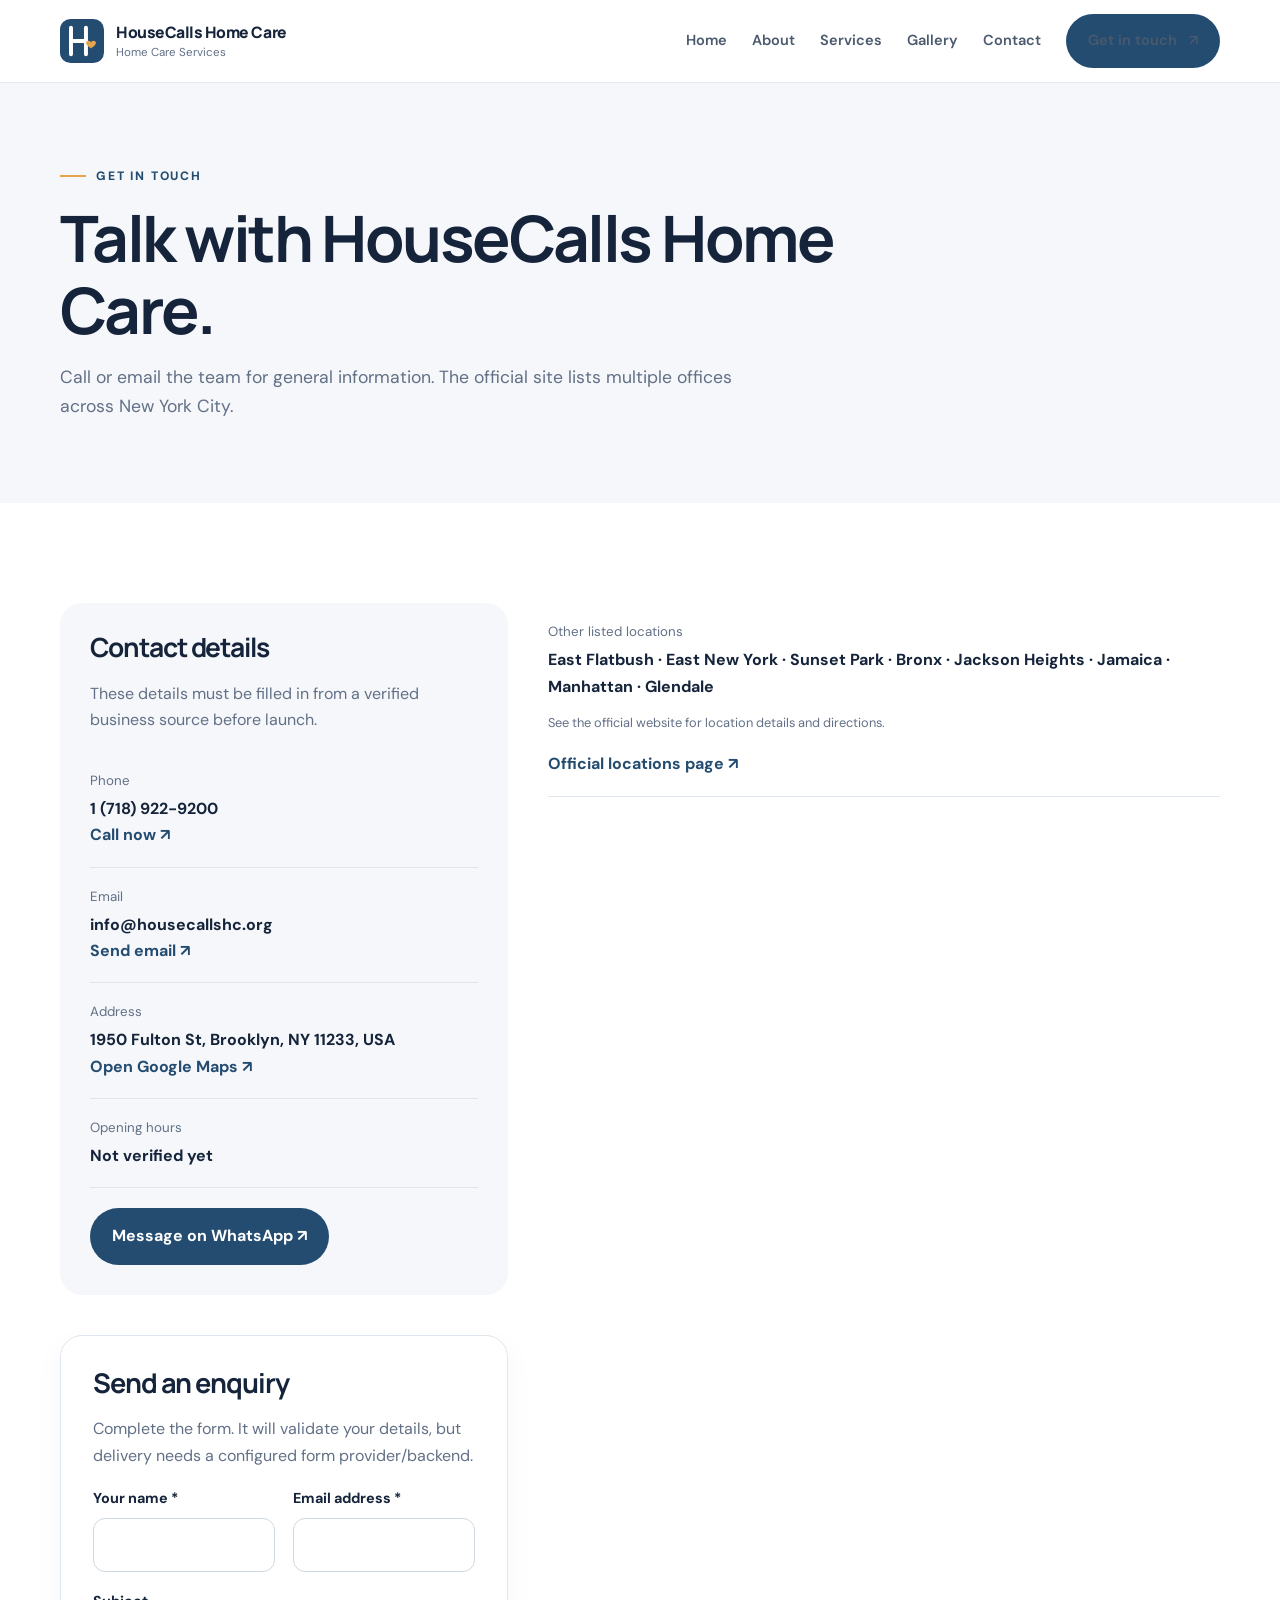
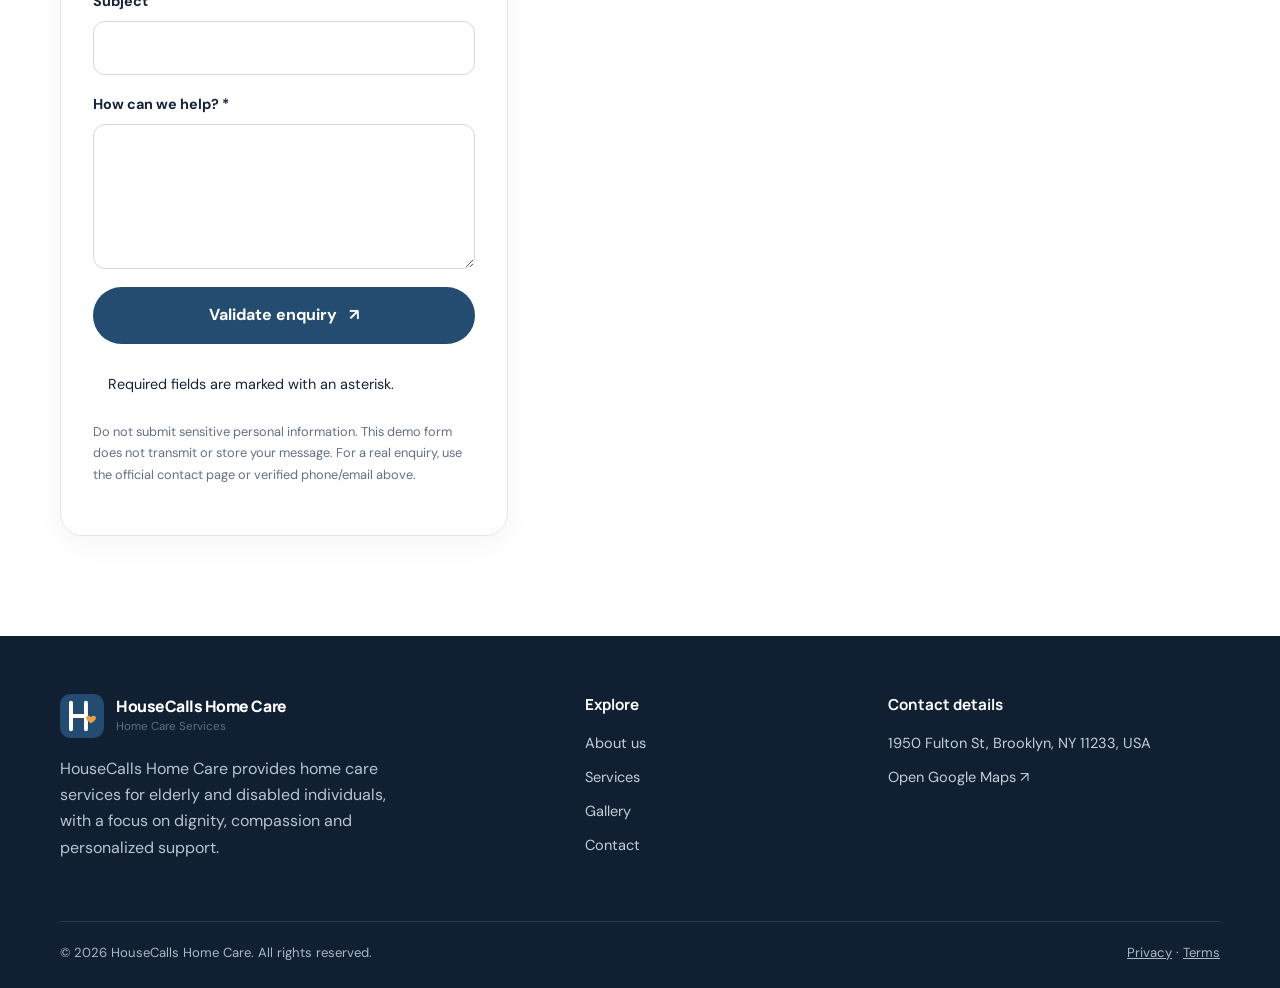
<file: contact.html>
<!doctype html>
<html lang="en"><head><meta charset="utf-8"><meta name="viewport" content="width=device-width, initial-scale=1">
<title>Contact HouseCalls Home Care</title><meta name="description" content="Contact HouseCalls Home Care to ask about home care services and its New York locations.">
<meta name="theme-color" content="#244c70"><meta property="og:title" content="Contact HouseCalls Home Care"><meta property="og:description" content="Contact HouseCalls Home Care to ask about home care services and its New York locations."><meta property="og:type" content="website">
<link rel="icon" href="assets/images/logo-placeholder.svg" type="image/svg+xml"><link rel="stylesheet" href="assets/css/styles.css"></head>
<body>
<header class="site-header">
  <div class="container header-inner">
    <a class="brand" href="index.html" aria-label="Home">
      <img data-business-logo src="assets/images/logo-placeholder.svg" alt="Business logo">
      <span><strong data-business-name>Your Business Name</strong><small data-business-category>Business category</small></span>
    </a>
    <button class="nav-toggle" type="button" data-nav-toggle aria-expanded="false" aria-controls="main-nav" aria-label="Toggle navigation">☰ Menu</button>
    <nav class="site-nav" id="main-nav" data-nav aria-label="Main navigation">
      <a href="index.html">Home</a><a href="about.html">About</a><a href="services.html">Services</a><a href="gallery.html">Gallery</a><a href="contact.html">Contact</a>
      <a class="btn btn--primary" href="contact.html">Get in touch <span aria-hidden="true">↗</span></a>
    </nav>
  </div>
</header>

<main><section class="page-hero"><div class="container"><span class="eyebrow">Get in touch</span><h1>Talk with HouseCalls Home Care.</h1><p>Call or email the team for general information. The official site lists multiple offices across New York City.</p></div></section>
<section class="section"><div class="container contact-grid"><aside class="contact-panel"><h2 style="font-size:1.65rem">Contact details</h2><p>These details must be filled in from a verified business source before launch.</p>
<div class="contact-row"><small>Phone</small><strong data-business-phone>Not verified yet</strong><div><a class="text-link" data-phone-link href="#" hidden>Call now ↗</a></div></div>
<div class="contact-row"><small>Email</small><strong data-business-email>Not verified yet</strong><div><a class="text-link" data-email-link href="#" hidden>Send email ↗</a></div></div>
<div class="contact-row"><small>Address</small><strong data-business-address>Address not verified yet</strong><div><a class="text-link" data-maps-link href="https://maps.app.goo.gl/wEx8WPajNkzemzDg8" target="_blank" rel="noopener noreferrer">Open Google Maps ↗</a></div></div>
<div class="contact-row"><small>Opening hours</small><strong data-business-hours>Not verified yet</strong></div><a data-whatsapp-link class="btn btn--primary" href="#" hidden style="margin-top:20px">Message on WhatsApp ↗</a></aside>
<div class="contact-row"><small>Other listed locations</small><strong>East Flatbush · East New York · Sunset Park · Bronx · Jackson Heights · Jamaica · Manhattan · Glendale</strong><p class="small-print">See the official website for location details and directions.</p><a class="text-link" href="https://housecallshc.org/contact-us/" target="_blank" rel="noopener noreferrer">Official locations page ↗</a></div><div class="form-card"><h2 style="font-size:1.7rem">Send an enquiry</h2><p>Complete the form. It will validate your details, but delivery needs a configured form provider/backend.</p>
<form data-contact-form novalidate><div class="form-grid">
<div class="field"><label for="name">Your name *</label><input id="name" name="name" autocomplete="name" required></div>
<div class="field"><label for="email">Email address *</label><input id="email" name="email" type="email" autocomplete="email" required></div>
<div class="field field--full"><label for="subject">Subject</label><input id="subject" name="subject" autocomplete="off"></div>
<div class="field field--full"><label for="message">How can we help? *</label><textarea id="message" name="message" required></textarea></div>
<div class="field field--full"><button class="btn btn--primary" type="submit">Validate enquiry <span>↗</span></button></div>
</div><div class="form-status" data-form-status role="status" aria-live="polite">Required fields are marked with an asterisk.</div><p class="small-print">Do not submit sensitive personal information. This demo form does not transmit or store your message. For a real enquiry, use the official contact page or verified phone/email above.</p></form></div></div></section></main>

<footer class="site-footer">
  <div class="container">
    <div class="footer-grid">
      <div class="footer-brand">
        <a class="brand" href="index.html"><img data-business-logo src="assets/images/logo-placeholder.svg" alt=""><span><strong data-business-name>Your Business Name</strong><small data-business-category>Business category</small></span></a>
        <p data-business-description>Replace this with an accurate business introduction.</p>
      </div>
      <div><div class="footer-title">Explore</div><div class="footer-links"><a href="about.html">About us</a><a href="services.html">Services</a><a href="gallery.html">Gallery</a><a href="contact.html">Contact</a></div></div>
      <div><div class="footer-title">Contact details</div><div class="footer-links"><span data-business-address>Address to be verified</span><a data-phone-link href="#" hidden><span data-business-phone></span></a><a data-email-link href="#" hidden><span data-business-email></span></a><a data-maps-link href="https://maps.app.goo.gl/wEx8WPajNkzemzDg8">Open Google Maps ↗</a></div></div>
    </div>
    <div class="footer-bottom"><span>© <span data-year></span> <span data-business-name>Your Business Name</span>. All rights reserved.</span><span><a href="privacy.html">Privacy</a> · <a href="terms.html">Terms</a></span></div>
  </div>
</footer>
<script src="assets/js/business-config.js"></script><script src="assets/js/site.js"></script>
</body></html>
</file>
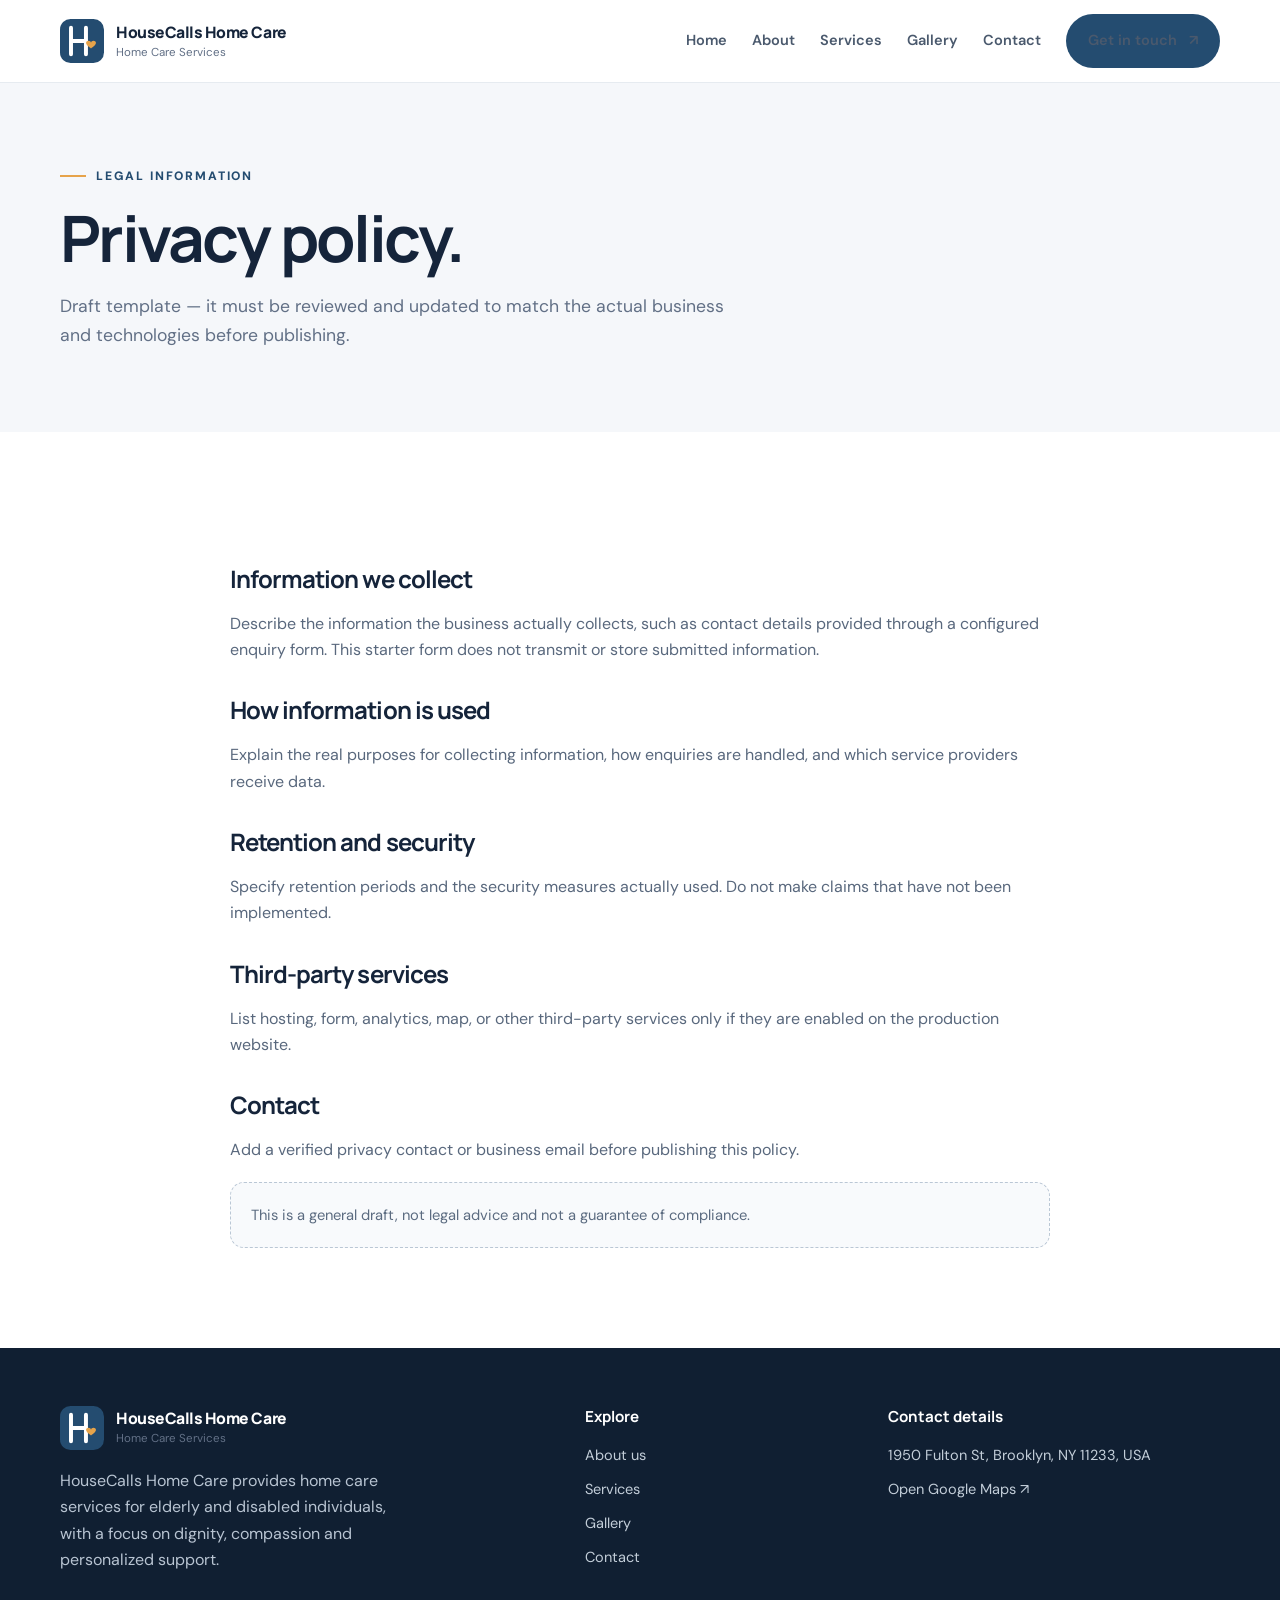
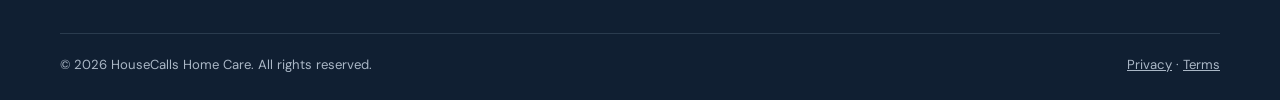
<file: privacy.html>
<!doctype html>
<html lang="en"><head><meta charset="utf-8"><meta name="viewport" content="width=device-width, initial-scale=1">
<title>Privacy policy draft | Your Business Name</title><meta name="description" content="Draft privacy policy. Review and customize before publication.">
<meta name="theme-color" content="#244c70"><meta property="og:title" content="Privacy policy draft | Your Business Name"><meta property="og:description" content="Draft privacy policy. Review and customize before publication."><meta property="og:type" content="website">
<link rel="icon" href="assets/images/logo-placeholder.svg" type="image/svg+xml"><link rel="stylesheet" href="assets/css/styles.css"></head>
<body>
<header class="site-header">
  <div class="container header-inner">
    <a class="brand" href="index.html" aria-label="Home">
      <img data-business-logo src="assets/images/logo-placeholder.svg" alt="Business logo">
      <span><strong data-business-name>Your Business Name</strong><small data-business-category>Business category</small></span>
    </a>
    <button class="nav-toggle" type="button" data-nav-toggle aria-expanded="false" aria-controls="main-nav" aria-label="Toggle navigation">☰ Menu</button>
    <nav class="site-nav" id="main-nav" data-nav aria-label="Main navigation">
      <a href="index.html">Home</a><a href="about.html">About</a><a href="services.html">Services</a><a href="gallery.html">Gallery</a><a href="contact.html">Contact</a>
      <a class="btn btn--primary" href="contact.html">Get in touch <span aria-hidden="true">↗</span></a>
    </nav>
  </div>
</header>

<main><section class="page-hero"><div class="container"><span class="eyebrow">Legal information</span><h1>Privacy policy.</h1><p>Draft template — it must be reviewed and updated to match the actual business and technologies before publishing.</p></div></section>
<section class="section"><div class="container legal-copy"><h2>Information we collect</h2><p>Describe the information the business actually collects, such as contact details provided through a configured enquiry form. This starter form does not transmit or store submitted information.</p><h2>How information is used</h2><p>Explain the real purposes for collecting information, how enquiries are handled, and which service providers receive data.</p><h2>Retention and security</h2><p>Specify retention periods and the security measures actually used. Do not make claims that have not been implemented.</p><h2>Third-party services</h2><p>List hosting, form, analytics, map, or other third-party services only if they are enabled on the production website.</p><h2>Contact</h2><p>Add a verified privacy contact or business email before publishing this policy.</p><div class="empty-note">This is a general draft, not legal advice and not a guarantee of compliance.</div></div></section></main>

<footer class="site-footer">
  <div class="container">
    <div class="footer-grid">
      <div class="footer-brand">
        <a class="brand" href="index.html"><img data-business-logo src="assets/images/logo-placeholder.svg" alt=""><span><strong data-business-name>Your Business Name</strong><small data-business-category>Business category</small></span></a>
        <p data-business-description>Replace this with an accurate business introduction.</p>
      </div>
      <div><div class="footer-title">Explore</div><div class="footer-links"><a href="about.html">About us</a><a href="services.html">Services</a><a href="gallery.html">Gallery</a><a href="contact.html">Contact</a></div></div>
      <div><div class="footer-title">Contact details</div><div class="footer-links"><span data-business-address>Address to be verified</span><a data-phone-link href="#" hidden><span data-business-phone></span></a><a data-email-link href="#" hidden><span data-business-email></span></a><a data-maps-link href="https://maps.app.goo.gl/wEx8WPajNkzemzDg8">Open Google Maps ↗</a></div></div>
    </div>
    <div class="footer-bottom"><span>© <span data-year></span> <span data-business-name>Your Business Name</span>. All rights reserved.</span><span><a href="privacy.html">Privacy</a> · <a href="terms.html">Terms</a></span></div>
  </div>
</footer>
<script src="assets/js/business-config.js"></script><script src="assets/js/site.js"></script>
</body></html>
</file>
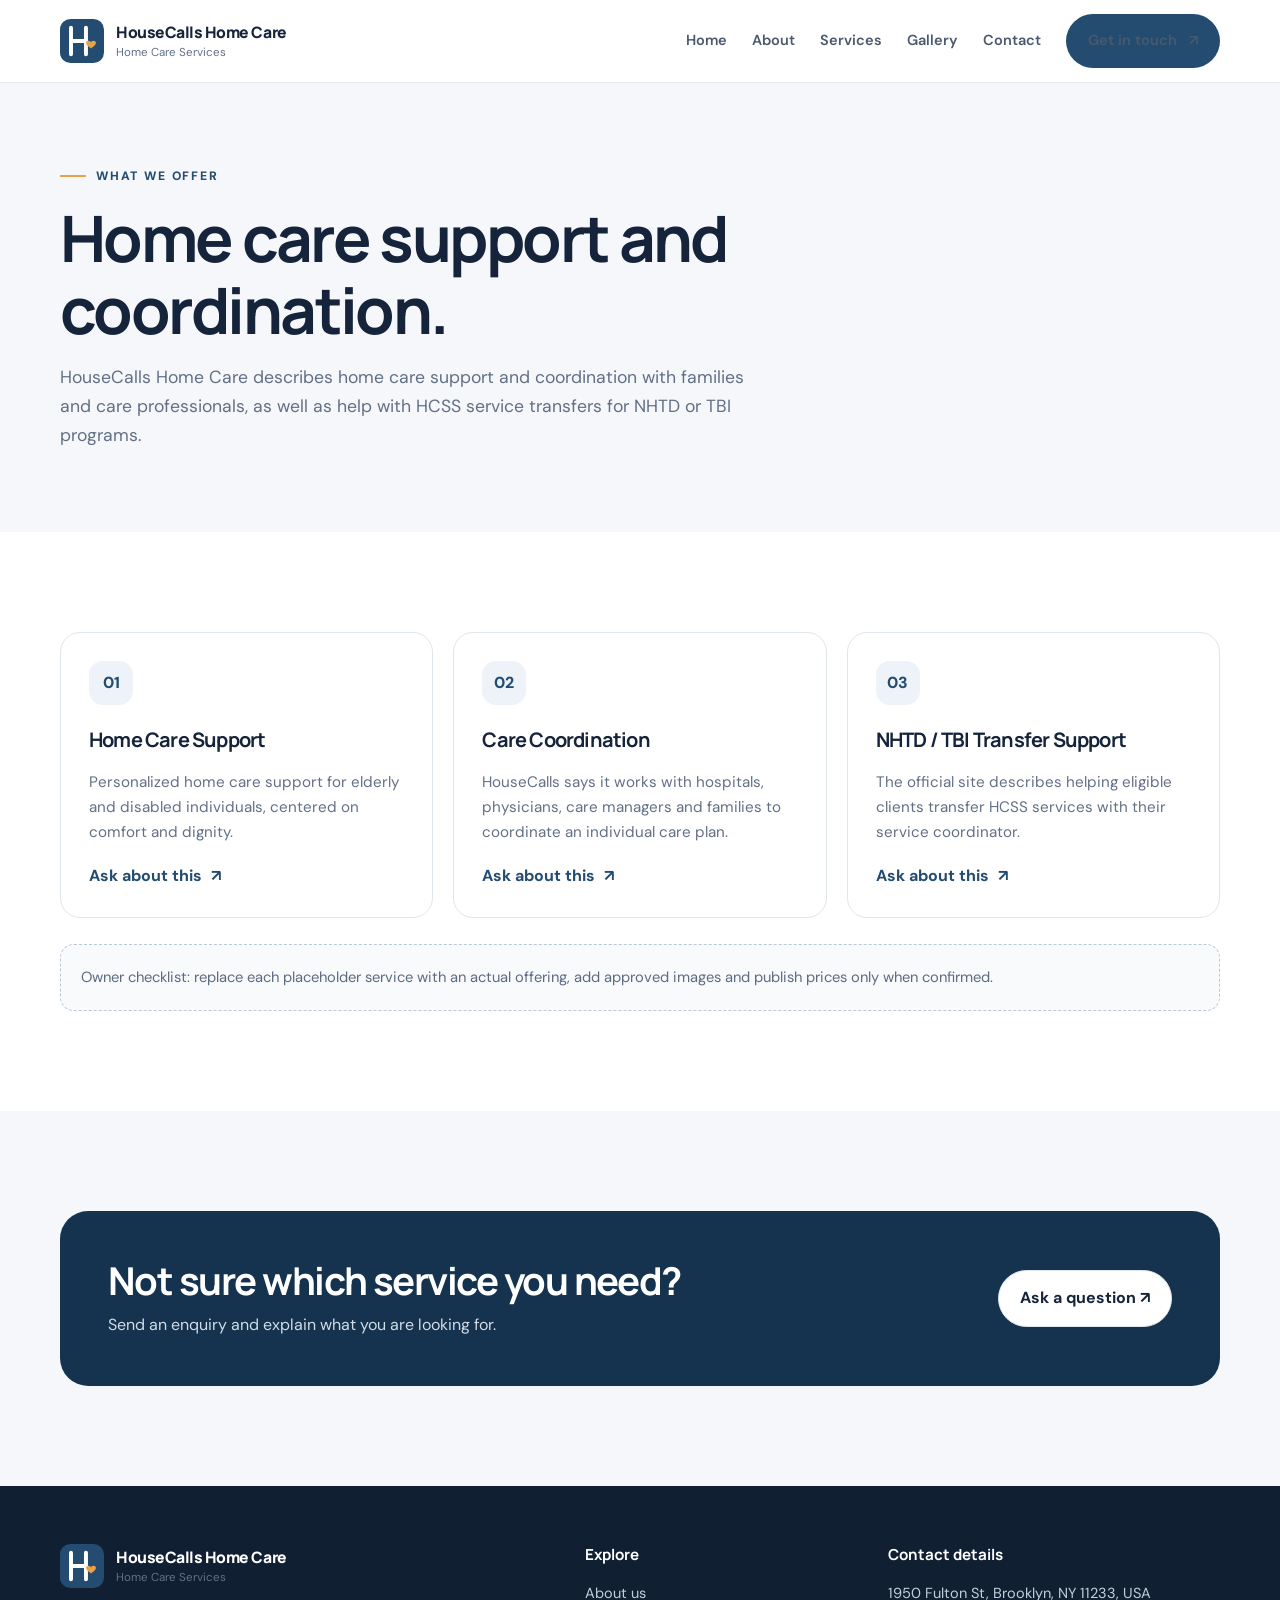
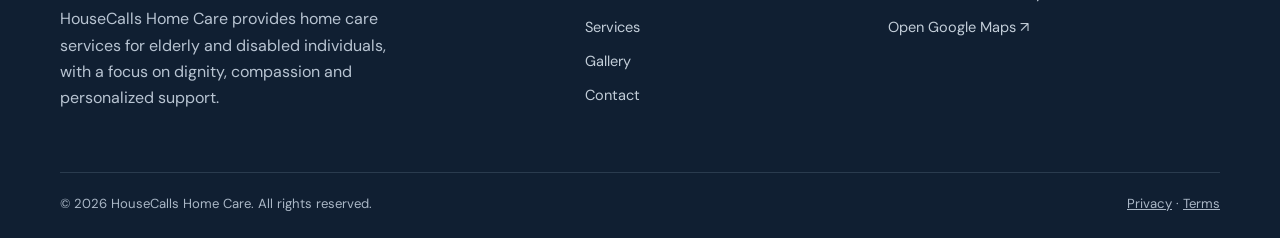
<file: services.html>
<!doctype html>
<html lang="en"><head><meta charset="utf-8"><meta name="viewport" content="width=device-width, initial-scale=1">
<title>Home Care Services | HouseCalls Home Care</title><meta name="description" content="Explore home care support described on HouseCalls Home Care's official website.">
<meta name="theme-color" content="#244c70"><meta property="og:title" content="Home Care Services | HouseCalls Home Care"><meta property="og:description" content="Explore home care support described on HouseCalls Home Care's official website."><meta property="og:type" content="website">
<link rel="icon" href="assets/images/logo-placeholder.svg" type="image/svg+xml"><link rel="stylesheet" href="assets/css/styles.css"></head>
<body>
<header class="site-header">
  <div class="container header-inner">
    <a class="brand" href="index.html" aria-label="Home">
      <img data-business-logo src="assets/images/logo-placeholder.svg" alt="Business logo">
      <span><strong data-business-name>Your Business Name</strong><small data-business-category>Business category</small></span>
    </a>
    <button class="nav-toggle" type="button" data-nav-toggle aria-expanded="false" aria-controls="main-nav" aria-label="Toggle navigation">☰ Menu</button>
    <nav class="site-nav" id="main-nav" data-nav aria-label="Main navigation">
      <a href="index.html">Home</a><a href="about.html">About</a><a href="services.html">Services</a><a href="gallery.html">Gallery</a><a href="contact.html">Contact</a>
      <a class="btn btn--primary" href="contact.html">Get in touch <span aria-hidden="true">↗</span></a>
    </nav>
  </div>
</header>

<main><section class="page-hero"><div class="container"><span class="eyebrow">What we offer</span><h1>Home care support and coordination.</h1><p>HouseCalls Home Care describes home care support and coordination with families and care professionals, as well as help with HCSS service transfers for NHTD or TBI programs.</p></div></section>
<section class="section"><div class="container"><div class="cards" data-services></div><div class="empty-note" style="margin-top:26px">Owner checklist: replace each placeholder service with an actual offering, add approved images and publish prices only when confirmed.</div></div></section>
<section class="section section--soft"><div class="container"><div class="cta-band"><div><h2>Not sure which service you need?</h2><p>Send an enquiry and explain what you are looking for.</p></div><a class="btn btn--light" href="contact.html">Ask a question ↗</a></div></div></section></main>

<footer class="site-footer">
  <div class="container">
    <div class="footer-grid">
      <div class="footer-brand">
        <a class="brand" href="index.html"><img data-business-logo src="assets/images/logo-placeholder.svg" alt=""><span><strong data-business-name>Your Business Name</strong><small data-business-category>Business category</small></span></a>
        <p data-business-description>Replace this with an accurate business introduction.</p>
      </div>
      <div><div class="footer-title">Explore</div><div class="footer-links"><a href="about.html">About us</a><a href="services.html">Services</a><a href="gallery.html">Gallery</a><a href="contact.html">Contact</a></div></div>
      <div><div class="footer-title">Contact details</div><div class="footer-links"><span data-business-address>Address to be verified</span><a data-phone-link href="#" hidden><span data-business-phone></span></a><a data-email-link href="#" hidden><span data-business-email></span></a><a data-maps-link href="https://maps.app.goo.gl/wEx8WPajNkzemzDg8">Open Google Maps ↗</a></div></div>
    </div>
    <div class="footer-bottom"><span>© <span data-year></span> <span data-business-name>Your Business Name</span>. All rights reserved.</span><span><a href="privacy.html">Privacy</a> · <a href="terms.html">Terms</a></span></div>
  </div>
</footer>
<script src="assets/js/business-config.js"></script><script src="assets/js/site.js"></script>
</body></html>
</file>
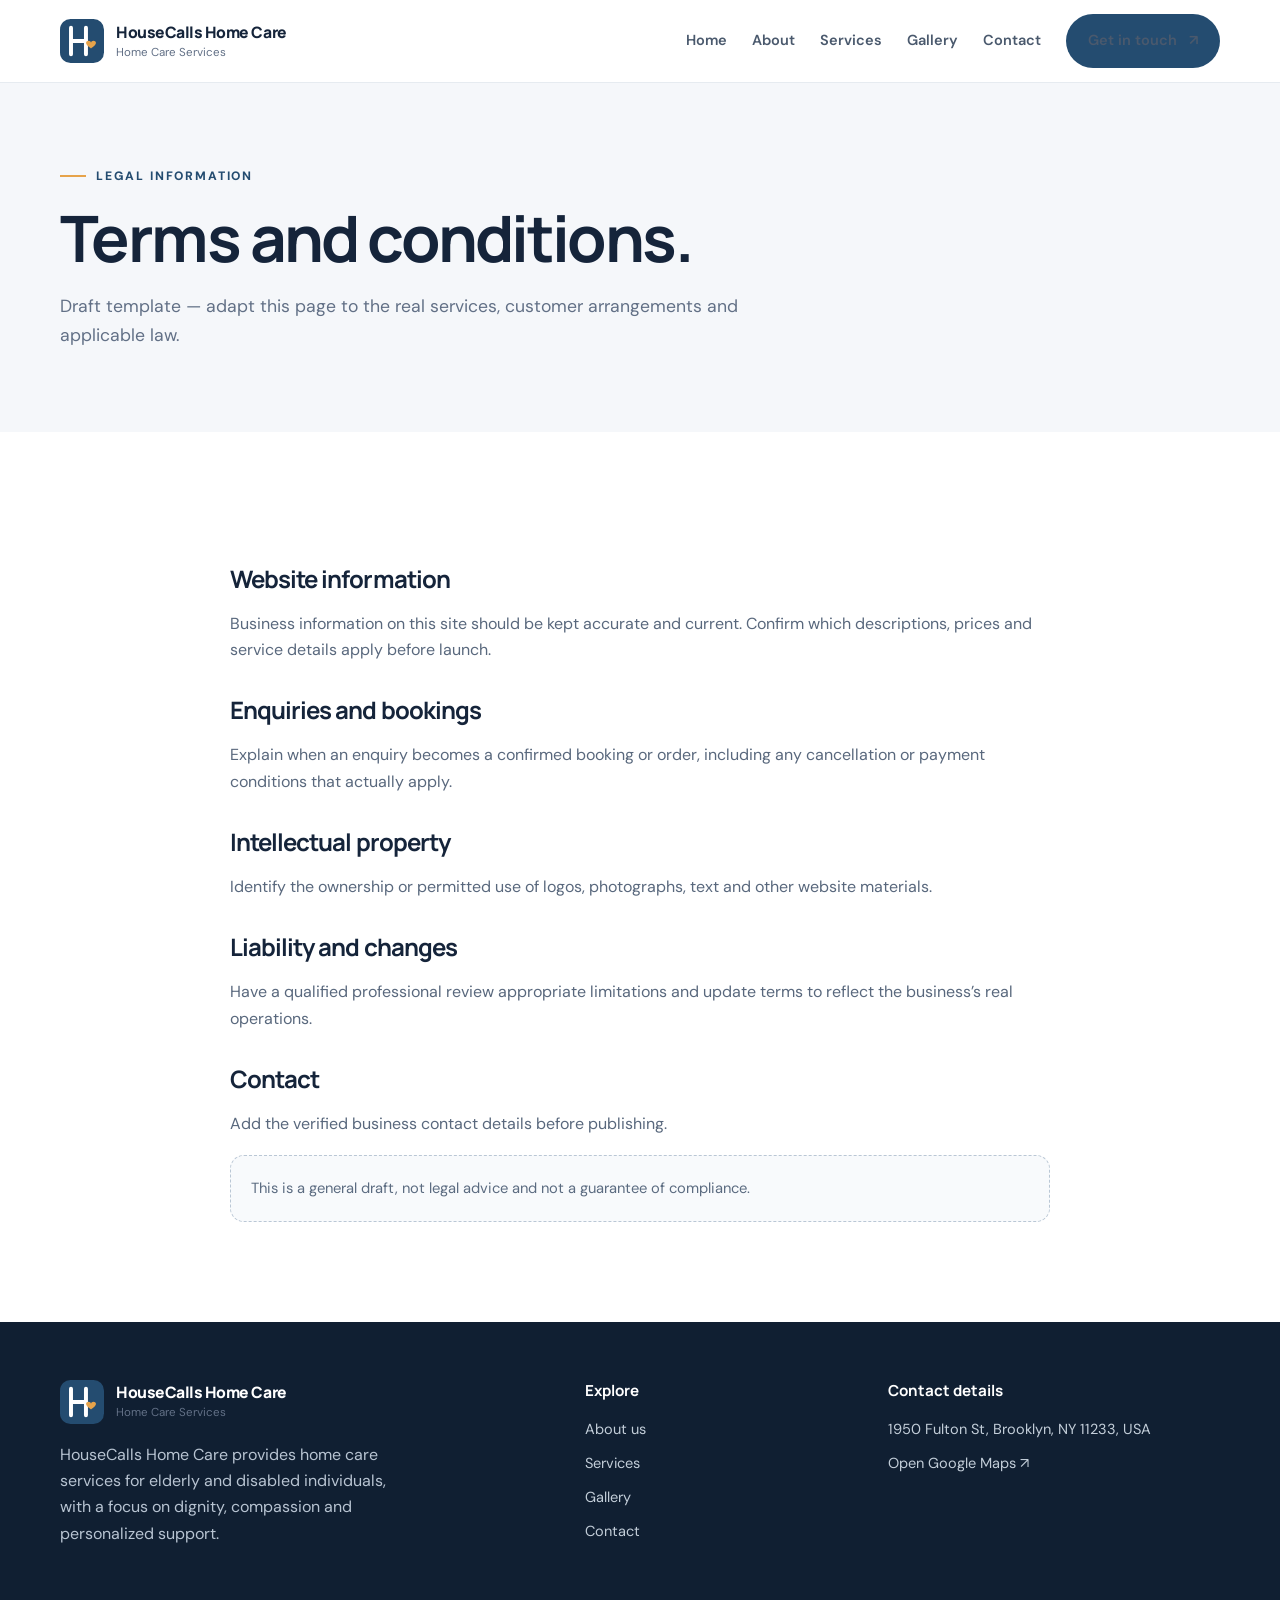
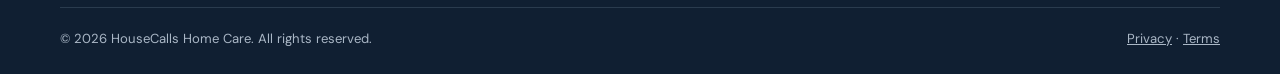
<file: terms.html>
<!doctype html>
<html lang="en"><head><meta charset="utf-8"><meta name="viewport" content="width=device-width, initial-scale=1">
<title>Terms draft | Your Business Name</title><meta name="description" content="Draft terms and conditions. Customize before publishing.">
<meta name="theme-color" content="#244c70"><meta property="og:title" content="Terms draft | Your Business Name"><meta property="og:description" content="Draft terms and conditions. Customize before publishing."><meta property="og:type" content="website">
<link rel="icon" href="assets/images/logo-placeholder.svg" type="image/svg+xml"><link rel="stylesheet" href="assets/css/styles.css"></head>
<body>
<header class="site-header">
  <div class="container header-inner">
    <a class="brand" href="index.html" aria-label="Home">
      <img data-business-logo src="assets/images/logo-placeholder.svg" alt="Business logo">
      <span><strong data-business-name>Your Business Name</strong><small data-business-category>Business category</small></span>
    </a>
    <button class="nav-toggle" type="button" data-nav-toggle aria-expanded="false" aria-controls="main-nav" aria-label="Toggle navigation">☰ Menu</button>
    <nav class="site-nav" id="main-nav" data-nav aria-label="Main navigation">
      <a href="index.html">Home</a><a href="about.html">About</a><a href="services.html">Services</a><a href="gallery.html">Gallery</a><a href="contact.html">Contact</a>
      <a class="btn btn--primary" href="contact.html">Get in touch <span aria-hidden="true">↗</span></a>
    </nav>
  </div>
</header>

<main><section class="page-hero"><div class="container"><span class="eyebrow">Legal information</span><h1>Terms and conditions.</h1><p>Draft template — adapt this page to the real services, customer arrangements and applicable law.</p></div></section>
<section class="section"><div class="container legal-copy"><h2>Website information</h2><p>Business information on this site should be kept accurate and current. Confirm which descriptions, prices and service details apply before launch.</p><h2>Enquiries and bookings</h2><p>Explain when an enquiry becomes a confirmed booking or order, including any cancellation or payment conditions that actually apply.</p><h2>Intellectual property</h2><p>Identify the ownership or permitted use of logos, photographs, text and other website materials.</p><h2>Liability and changes</h2><p>Have a qualified professional review appropriate limitations and update terms to reflect the business’s real operations.</p><h2>Contact</h2><p>Add the verified business contact details before publishing.</p><div class="empty-note">This is a general draft, not legal advice and not a guarantee of compliance.</div></div></section></main>

<footer class="site-footer">
  <div class="container">
    <div class="footer-grid">
      <div class="footer-brand">
        <a class="brand" href="index.html"><img data-business-logo src="assets/images/logo-placeholder.svg" alt=""><span><strong data-business-name>Your Business Name</strong><small data-business-category>Business category</small></span></a>
        <p data-business-description>Replace this with an accurate business introduction.</p>
      </div>
      <div><div class="footer-title">Explore</div><div class="footer-links"><a href="about.html">About us</a><a href="services.html">Services</a><a href="gallery.html">Gallery</a><a href="contact.html">Contact</a></div></div>
      <div><div class="footer-title">Contact details</div><div class="footer-links"><span data-business-address>Address to be verified</span><a data-phone-link href="#" hidden><span data-business-phone></span></a><a data-email-link href="#" hidden><span data-business-email></span></a><a data-maps-link href="https://maps.app.goo.gl/wEx8WPajNkzemzDg8">Open Google Maps ↗</a></div></div>
    </div>
    <div class="footer-bottom"><span>© <span data-year></span> <span data-business-name>Your Business Name</span>. All rights reserved.</span><span><a href="privacy.html">Privacy</a> · <a href="terms.html">Terms</a></span></div>
  </div>
</footer>
<script src="assets/js/business-config.js"></script><script src="assets/js/site.js"></script>
</body></html>
</file>
<file: assets/css/styles.css>
@import url('https://fonts.googleapis.com/css2?family=DM+Sans:wght@400;500;600;700&family=Manrope:wght@400;500;600;700;800&display=swap');
:root{--ink:#15243a;--muted:#627086;--brand:#244c70;--brand-dark:#15334e;--accent:#e6a34a;--paper:#f5f7fa;--white:#fff;--line:#e0e6ed;--radius:20px;--shadow:0 18px 50px rgba(21,36,58,.09);--max:1160px}
*{box-sizing:border-box}html{scroll-behavior:smooth;scroll-padding-top:90px}body{margin:0;color:var(--ink);background:#fff;font-family:'DM Sans',sans-serif;line-height:1.65}img{display:block;max-width:100%}a{color:inherit;text-decoration:none}button,input,textarea,select{font:inherit}button,a{touch-action:manipulation}a:focus-visible,button:focus-visible,input:focus-visible,textarea:focus-visible{outline:3px solid var(--accent);outline-offset:3px}.container{width:min(calc(100% - 40px),var(--max));margin-inline:auto}.eyebrow{display:inline-flex;align-items:center;gap:10px;color:var(--brand);font-size:.76rem;font-weight:800;letter-spacing:.15em;text-transform:uppercase}.eyebrow:before{content:"";width:26px;height:2px;background:var(--accent)}h1,h2,h3{font-family:Manrope,sans-serif;line-height:1.12;letter-spacing:-.04em;margin:0 0 18px}h1{font-size:clamp(2.7rem,6vw,5.25rem);max-width:800px}h2{font-size:clamp(2rem,4vw,3.25rem)}h3{font-size:1.25rem}p{margin:0 0 18px;color:var(--muted)}.section{padding:100px 0}.section--soft{background:var(--paper)}.section-head{max-width:700px;margin-bottom:38px}.section-head p{font-size:1.05rem}.btn{display:inline-flex;align-items:center;justify-content:center;gap:12px;border:1px solid transparent;border-radius:999px;padding:14px 21px;font-weight:700;transition:transform .2s,background .2s,border-color .2s;cursor:pointer}.btn:hover{transform:translateY(-2px)}.btn--primary{background:var(--brand);color:#fff}.btn--primary:hover{background:var(--brand-dark)}.btn--light{background:#fff;color:var(--ink);border-color:var(--line)}.btn--outline{border-color:#bfcbd8;color:var(--ink)}.text-link{font-weight:700;color:var(--brand);display:inline-flex;gap:9px;align-items:center}.site-header{position:sticky;top:0;z-index:20;background:rgba(255,255,255,.92);backdrop-filter:blur(14px);border-bottom:1px solid rgba(224,230,237,.8)}.header-inner{min-height:82px;display:flex;align-items:center;justify-content:space-between;gap:24px}.brand{display:flex;align-items:center;gap:12px;min-width:0}.brand img{width:44px;height:44px;object-fit:contain}.brand strong{display:block;font:800 .98rem Manrope,sans-serif;letter-spacing:-.03em}.brand small{display:block;color:var(--muted);font-size:.72rem}.site-nav{display:flex;align-items:center;gap:25px}.site-nav a{font-size:.91rem;font-weight:600;color:#4a596d}.site-nav a:hover,.site-nav a[aria-current=page]{color:var(--brand)}.nav-toggle{display:none;border:1px solid var(--line);background:#fff;border-radius:12px;padding:10px 12px;color:var(--ink)}.hero{padding:68px 0 78px;overflow:hidden;background:radial-gradient(ellipse at 88% 12%,#e9f0f6 0,transparent 35%),linear-gradient(180deg,#fff 0%,#f8fafc 100%)}.hero-grid{display:grid;grid-template-columns:1.02fr .98fr;align-items:center;gap:56px}.hero-copy .eyebrow{margin-bottom:22px}.hero-copy p{font-size:1.12rem;max-width:570px;margin-bottom:28px}.hero-actions{display:flex;gap:12px;flex-wrap:wrap}.hero-note{display:flex;align-items:center;gap:10px;margin-top:28px;font-size:.84rem;color:var(--muted)}.hero-note span{width:8px;height:8px;background:var(--accent);border-radius:50%}.hero-visual{position:relative}.hero-image-wrap{border-radius:32px;overflow:hidden;box-shadow:var(--shadow);background:#e6edf3;aspect-ratio:4/4.4;position:relative}.hero-image-wrap img{width:100%;height:100%;object-fit:cover}.image-caption{position:absolute;left:20px;right:20px;bottom:20px;background:rgba(255,255,255,.93);backdrop-filter:blur(10px);padding:17px 20px;border-radius:16px}.image-caption strong{display:block;font-family:Manrope}.image-caption span{font-size:.84rem;color:var(--muted)}.hero-orb{position:absolute;width:105px;height:105px;border-radius:50%;background:var(--accent);right:-24px;top:-20px;z-index:-1;opacity:.85}.trust-strip{border-block:1px solid var(--line);padding:22px 0}.trust-grid{display:grid;grid-template-columns:repeat(3,1fr);gap:20px}.trust-item{display:flex;gap:12px;align-items:center;justify-content:center;color:#4d5b6f;font-size:.9rem;font-weight:600}.trust-item b{display:grid;place-items:center;width:34px;height:34px;background:#edf2f7;border-radius:11px;color:var(--brand)}.cards{display:grid;grid-template-columns:repeat(3,1fr);gap:20px}.service-card{padding:28px;border:1px solid var(--line);border-radius:var(--radius);background:#fff;transition:transform .25s,box-shadow .25s,border-color .25s}.service-card:hover{transform:translateY(-5px);box-shadow:var(--shadow);border-color:#c5d3e0}.service-card__number{display:grid;place-items:center;width:44px;height:44px;border-radius:14px;background:#edf3f8;color:var(--brand);font-weight:800;margin-bottom:24px}.service-card p{font-size:.95rem;min-height:52px}.split{display:grid;grid-template-columns:1fr 1fr;gap:70px;align-items:center}.split-visual{border-radius:28px;overflow:hidden;background:#e9eef3;min-height:360px}.split-visual img{width:100%;height:100%;min-height:360px;object-fit:cover}.check-list{list-style:none;padding:0;margin:28px 0;display:grid;gap:13px}.check-list li{display:flex;gap:12px;align-items:flex-start;color:#435268}.check-list li:before{content:"✓";display:grid;place-items:center;flex:0 0 25px;height:25px;border-radius:50%;background:#edf4ef;color:#31764e;font-weight:800}.cta-band{background:var(--brand-dark);color:#fff;border-radius:28px;padding:48px;display:flex;align-items:center;justify-content:space-between;gap:30px}.cta-band h2{font-size:clamp(1.8rem,3vw,2.7rem);max-width:650px;margin-bottom:10px}.cta-band p{color:#d2dce6;margin:0}.cta-band .btn{flex-shrink:0}.page-hero{padding:76px 0 64px;background:var(--paper)}.page-hero h1{font-size:clamp(2.6rem,5vw,4.3rem);margin-top:16px}.page-hero p{font-size:1.1rem;max-width:690px}.gallery-grid{display:grid;grid-template-columns:repeat(3,1fr);gap:16px}.gallery-tile{position:relative;border:0;padding:0;overflow:hidden;border-radius:18px;background:#e6edf3;aspect-ratio:1.2;cursor:pointer;text-align:left}.gallery-tile img{width:100%;height:100%;object-fit:cover;transition:transform .35s}.gallery-tile:hover img{transform:scale(1.04)}.gallery-tile span{position:absolute;right:13px;bottom:13px;background:#fff;border-radius:50%;width:36px;height:36px;display:grid;place-items:center}.contact-grid{display:grid;grid-template-columns:.8fr 1.2fr;gap:40px;align-items:start}.contact-panel{padding:30px;background:var(--paper);border-radius:22px}.contact-row{padding:18px 0;border-bottom:1px solid var(--line)}.contact-row:last-child{border:0}.contact-row small{display:block;color:var(--muted);margin-bottom:4px}.contact-row strong{overflow-wrap:anywhere}.form-card{border:1px solid var(--line);border-radius:22px;padding:32px;box-shadow:0 10px 30px rgba(21,36,58,.04)}.form-grid{display:grid;grid-template-columns:1fr 1fr;gap:18px}.field{display:grid;gap:7px}.field--full{grid-column:1/-1}.field label{font-size:.9rem;font-weight:700}.field input,.field textarea,.field select{width:100%;border:1px solid #cfd8e2;border-radius:12px;padding:13px 14px;background:#fff;color:var(--ink)}.field textarea{min-height:145px;resize:vertical}.form-status{margin-top:16px;padding:13px 15px;border-radius:12px;font-size:.9rem}.form-status--error{background:#fff0ef;color:#9b2d26}.form-status--notice{background:#fff7e8;color:#754a0a}.small-print{font-size:.8rem;margin-top:12px}.site-footer{background:#101f32;color:#fff;padding:58px 0 24px}.footer-grid{display:grid;grid-template-columns:1.3fr .7fr .9fr;gap:45px;padding-bottom:42px}.footer-brand p{color:#b8c4d2;max-width:330px;margin-top:18px}.footer-title{font:700 .95rem Manrope;margin-bottom:17px}.footer-links{display:grid;gap:10px}.footer-links a,.footer-links span{color:#c3ced9;font-size:.91rem}.footer-links a:hover{color:#fff}.footer-bottom{border-top:1px solid #2a3b4e;padding-top:20px;display:flex;justify-content:space-between;gap:20px;color:#aab7c6;font-size:.82rem}.footer-bottom a{text-decoration:underline}.empty-note{border:1px dashed #bac7d5;background:#f8fafc;padding:20px;border-radius:14px;color:#5b6b80;font-size:.92rem}.legal-copy{max-width:820px}.legal-copy h2{font-size:1.5rem;margin-top:34px}.legal-copy p,.legal-copy li{color:#59687d}.not-found{text-align:center;padding:100px 0}.not-found .code{font:800 6rem Manrope;color:#d7e2ec}.reveal{opacity:0;transform:translateY(14px);transition:opacity .6s,transform .6s}.reveal.is-visible{opacity:1;transform:none}dialog{border:0;border-radius:18px;padding:12px;max-width:min(92vw,900px);box-shadow:0 25px 90px #0b1b2d66}dialog::backdrop{background:#0b1b2dcc}dialog img{max-height:78vh;width:auto;max-width:100%;border-radius:10px}dialog button{margin:8px;padding:8px 12px;border:1px solid var(--line);border-radius:9px;background:#fff;cursor:pointer}
@media(max-width:900px){.site-nav{gap:15px}.hero-grid{gap:30px}.cards{grid-template-columns:repeat(2,1fr)}.split{gap:35px}.footer-grid{gap:25px}}
@media(max-width:700px){.container{width:min(calc(100% - 30px),var(--max))}.section{padding:70px 0}.header-inner{min-height:72px}.nav-toggle{display:inline-flex}.site-nav{display:none;position:absolute;left:0;right:0;top:71px;padding:18px 20px 22px;background:#fff;border-bottom:1px solid var(--line);box-shadow:0 18px 25px #15243a0d;align-items:stretch;gap:0;flex-direction:column}.site-nav.is-open{display:flex}.site-nav a{padding:12px 5px}.site-nav .btn{margin-top:10px}.hero{padding:48px 0 55px}.hero-grid,.split,.contact-grid{grid-template-columns:1fr}.hero-visual{margin:8px 12px 0 0}.hero-image-wrap{aspect-ratio:1.1}.hero-orb{width:70px;height:70px;right:-14px}.trust-grid{grid-template-columns:1fr;gap:14px}.trust-item{justify-content:flex-start}.cards,.gallery-grid{grid-template-columns:1fr}.service-card p{min-height:0}.split-visual,.split-visual img{min-height:260px}.cta-band{padding:30px;align-items:flex-start;flex-direction:column}.page-hero{padding:54px 0 45px}.form-card{padding:23px}.form-grid{grid-template-columns:1fr}.field--full{grid-column:auto}.footer-grid{grid-template-columns:1fr;gap:28px}.footer-bottom{flex-direction:column}.brand strong{font-size:.87rem}.brand small{font-size:.68rem}}
@media(prefers-reduced-motion:reduce){*,*::before,*::after{scroll-behavior:auto!important;animation-duration:.01ms!important;transition-duration:.01ms!important}.reveal{opacity:1;transform:none}}
</file>
